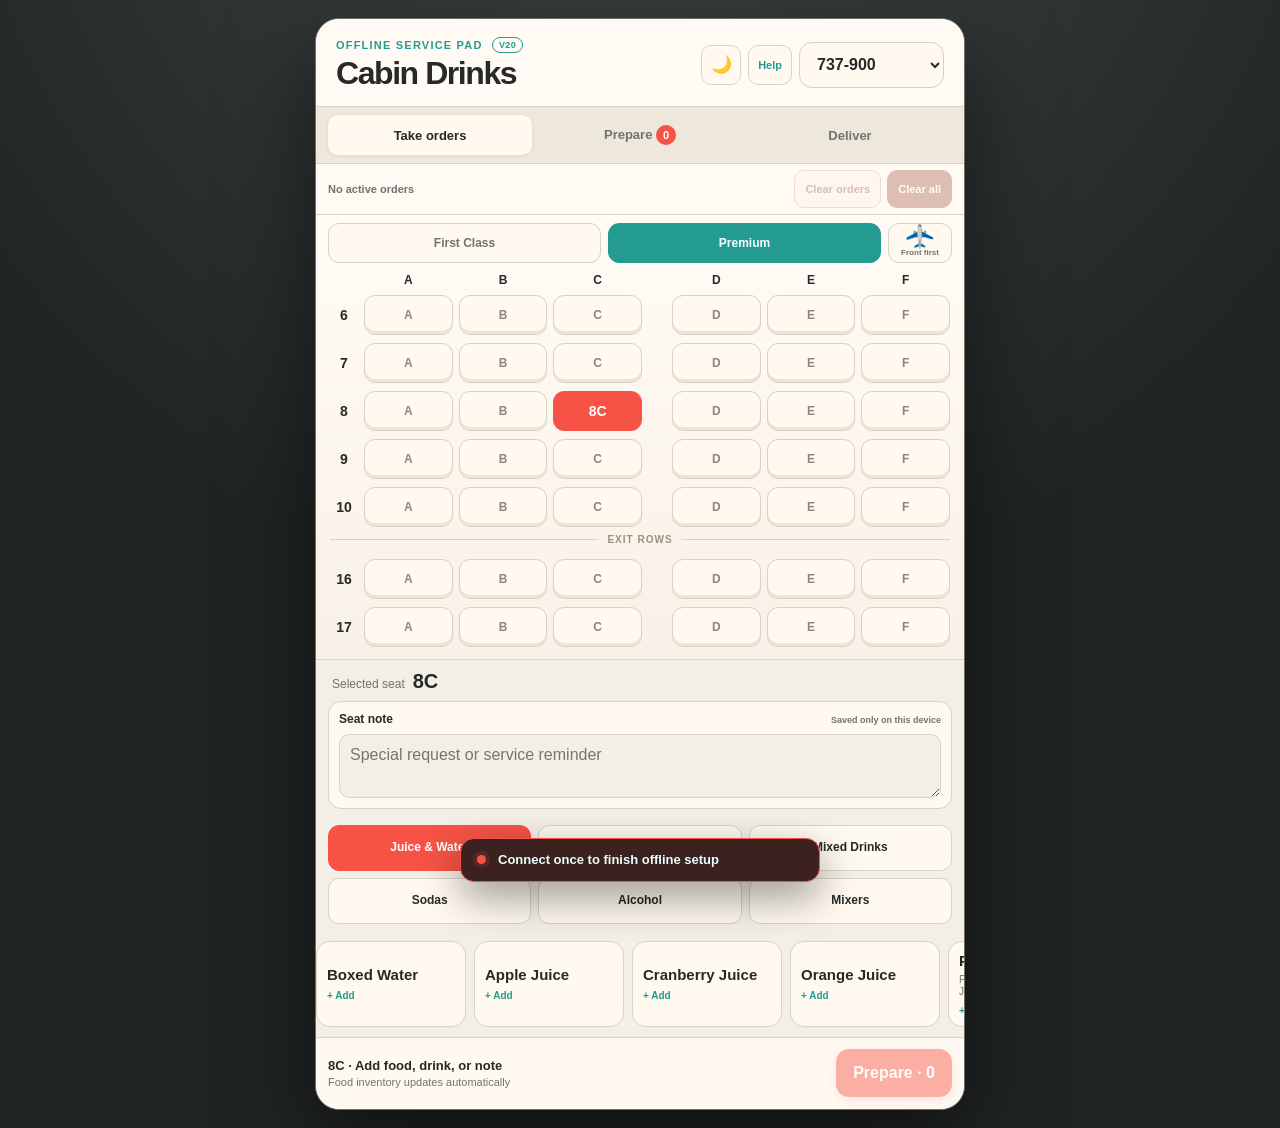
<file: app.html>
<!doctype html>
<html lang="en">
<head>
  <meta charset="utf-8">
  <meta name="viewport" content="width=device-width,initial-scale=1,viewport-fit=cover">
  <meta name="theme-color" content="#202423">
  <meta name="apple-mobile-web-app-capable" content="yes">
  <meta name="apple-mobile-web-app-status-bar-style" content="black-translucent">
  <meta name="apple-mobile-web-app-title" content="Cabin Drinks">
  <title>Cabin Drinks</title>
  <meta name="description" content="Offline premium cabin beverage order pad">
  <link rel="manifest" href="./manifest.json">
  <link rel="icon" href="./app-icon.svg">
  <link rel="apple-touch-icon" href="./app-icon.svg">
  <link rel="stylesheet" href="./style.css">
  <link rel="stylesheet" href="./multi-order.css">
  <link rel="stylesheet" href="./help.css">
  <link rel="stylesheet" href="./v7.css">
  <link rel="stylesheet" href="./v8.css">
  <link rel="stylesheet" href="./delivery-details.css">
  <link rel="stylesheet" href="./v10.css">
  <link rel="stylesheet" href="./food.css">
  <link rel="stylesheet" href="./usability.css">
  <link rel="stylesheet" href="./v13.css">
  <link rel="stylesheet" href="./install.css">
</head>
<body>
  <main class="shell"><section id="app" class="app-card" aria-label="Cabin drink orders"></section></main>
  <div id="appOfflineStatus" class="app-offline-status" role="status" aria-live="polite"><span class="status-dot"></span><strong>Checking offline readiness…</strong></div>
  <div id="updateToast" class="update-toast" hidden role="status"><span>Cabin Drinks was updated.</span><strong>Version 20</strong></div>
  <script src="./updater.js" defer></script>
  <script src="./app.js" defer></script>
  <script src="./drink-feedback.js" defer></script>
  <script src="./hot-water.js" defer></script>
  <!-- Cloudflare Web Analytics -->
  <script type="module" src="https://static.cloudflareinsights.com/beacon.min.js" data-cf-beacon='{"token":"95818106f4164158a05500f0138e5df4"}'></script>
  <!-- End Cloudflare Web Analytics -->
</body>
</html>
</file>
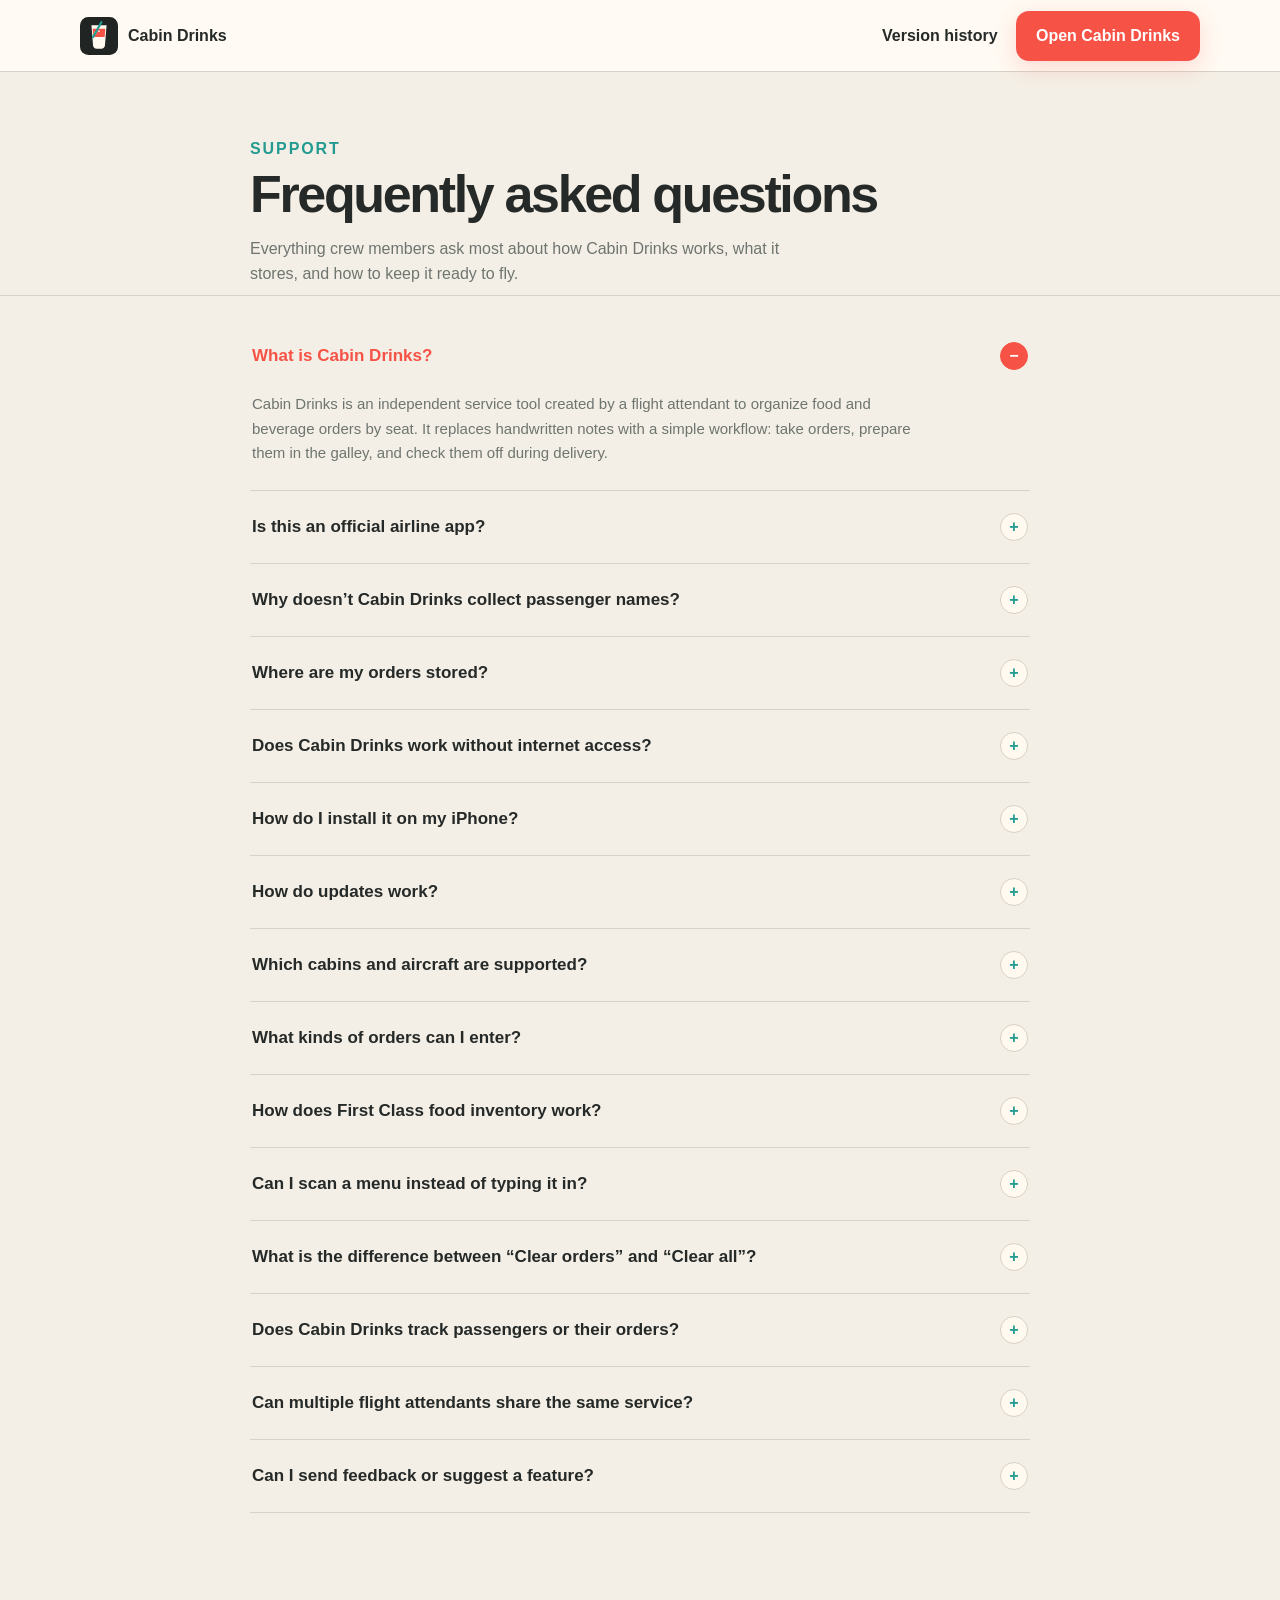
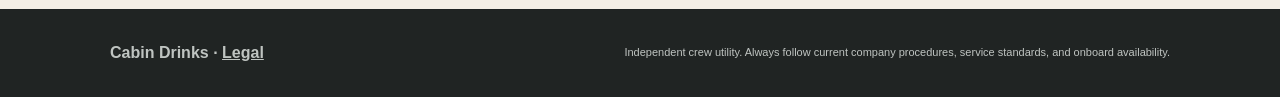
<file: faq.html>
<!doctype html>
<html lang="en">
<head>
<meta charset="utf-8">
<meta name="viewport" content="width=device-width,initial-scale=1,viewport-fit=cover">
<meta name="theme-color" content="#202423">
<title>FAQ · Cabin Drinks</title>
<meta name="description" content="Answers to common questions about Cabin Drinks, the offline food and beverage order pad for flight crews.">
<link rel="manifest" href="./manifest.json">
<link rel="icon" href="./app-icon.svg">
<link rel="apple-touch-icon" href="./app-icon.svg">
<link rel="stylesheet" href="./landing.css">
<link rel="stylesheet" href="./faq.css">
</head>
<body>
<header class="nav">
<a class="brand" href="./">
<img src="./app-icon.svg" alt="">
<span>Cabin Drinks</span>
</a>
<div class="nav-actions">
<a class="history-link" href="./index.html#versions">Version history</a>
<a class="primary" href="./app.html">Open Cabin Drinks</a>
</div>
</header>
<main>
<section class="faq-hero">
<p class="eyebrow">Support</p>
<h1>Frequently asked questions</h1>
<p>Everything crew members ask most about how Cabin Drinks works, what it stores, and how to keep it ready to fly.</p>
</section>
<section class="faq-list">
<details class="faq-item" open>
<summary>What is Cabin Drinks?<span class="faq-toggle" aria-hidden="true"></span></summary>
<div class="faq-answer">
<p>Cabin Drinks is an independent service tool created by a flight attendant to organize food and beverage orders by seat. It replaces handwritten notes with a simple workflow: take orders, prepare them in the galley, and check them off during delivery.</p>
</div>
</details>
<details class="faq-item">
<summary>Is this an official airline app?<span class="faq-toggle" aria-hidden="true"></span></summary>
<div class="faq-answer">
<p>No. Cabin Drinks is an independent project built for flight attendants and is not affiliated with, endorsed by, or connected to any airline.</p>
</div>
</details>
<details class="faq-item">
<summary>Why doesn’t Cabin Drinks collect passenger names?<span class="faq-toggle" aria-hidden="true"></span></summary>
<div class="faq-answer">
<p>That is an intentional privacy decision. A seat number is enough to prepare and deliver an order, so Cabin Drinks does not ask for passenger names, loyalty status, flight numbers, or other identifying information.</p>
<p>If you would like to greet a passenger by name, please use your airline’s authorized tools. Avoid entering names or personal information anywhere in Cabin Drinks.</p>
</div>
</details>
<details class="faq-item">
<summary>Where are my orders stored?<span class="faq-toggle" aria-hidden="true"></span></summary>
<div class="faq-answer">
<p>Orders and First Class food inventory remain locally on your device. Cabin Drinks does not submit passenger orders to an online account or central database.</p>
<p>Because information remains on your device until it is cleared, you should reset the app after completing service.</p>
</div>
</details>
<details class="faq-item">
<summary>Does Cabin Drinks work without internet access?<span class="faq-toggle" aria-hidden="true"></span></summary>
<div class="faq-answer">
<p>Yes—after its files have been downloaded successfully. Before departure, open Cabin Drinks while connected to the internet and wait for the Offline Ready confirmation.</p>
<p>After an update, launch or refresh the app while online before relying on it in airplane mode.</p>
</div>
</details>
<details class="faq-item">
<summary>How do I install it on my iPhone?<span class="faq-toggle" aria-hidden="true"></span></summary>
<div class="faq-answer">
<p>Open Cabin Drinks in Safari, tap the Share button, select Add to Home Screen, turn on Open as Web App, and tap Add. Then launch it once while online so it can prepare itself for offline use.</p>
</div>
</details>
<details class="faq-item">
<summary>How do updates work?<span class="faq-toggle" aria-hidden="true"></span></summary>
<div class="faq-answer">
<p>Cabin Drinks checks for updates whenever it is opened with an internet connection. If a new version is available, refresh or reopen the app while online.</p>
<p>The version number displayed beside Offline Service Pad lets you confirm which release you are using.</p>
</div>
</details>
<details class="faq-item">
<summary>Which cabins and aircraft are supported?<span class="faq-toggle" aria-hidden="true"></span></summary>
<div class="faq-answer">
<p>Cabin Drinks includes:</p>
<ul>
<li>First Class seating in rows 1–4</li>
<li>Premium seating in rows 6–10</li>
<li>Premium exit-row seating in rows 16 and 17</li>
<li>Configurations for the 737-700, 737-800, 737-900, 737 MAX 8, and 737 MAX 9</li>
</ul>
<p>The orientation control reverses the walking direction of the seat map while keeping seats on their correct side of the aircraft.</p>
</div>
</details>
<details class="faq-item">
<summary>What kinds of orders can I enter?<span class="faq-toggle" aria-hidden="true"></span></summary>
<div class="faq-answer">
<p>You can add individual drinks, multiple drinks for one seat, common mixed drinks, custom mixed drinks, doubles, ice and citrus choices, coffee creamers and sweeteners, and item quantities.</p>
<p>Prepare and Deliver views keep the complete order—including modifiers—grouped with the correct seat.</p>
</div>
</details>
<details class="faq-item">
<summary>How does First Class food inventory work?<span class="faq-toggle" aria-hidden="true"></span></summary>
<div class="faq-answer">
<p>In First Class, you can enter the food choices and quantities loaded for that flight. Assigning an item to a seat reserves it and automatically reduces the remaining quantity.</p>
<p>Food inventory is created locally for each service and is not shared with another device.</p>
</div>
</details>
<details class="faq-item" id="scan-menu">
<summary>Can I scan a menu instead of typing it in?<span class="faq-toggle" aria-hidden="true"></span></summary>
<div class="faq-answer">
<p>Yes. In First Class food setup, tap “Scan a menu photo” and take a picture (or choose one from your library) of the printed menu. AI reads the photo and pulls out the food item names for you.</p>
<div class="faq-walkthrough">
<figure><img src="./faq-scan-1-photo.png" alt="First Class food setup screen with the Scan a menu photo button" loading="lazy"><figcaption>1. Tap Scan a menu photo</figcaption></figure>
<figure><img src="./faq-scan-2-review.png" alt="Review scanned items screen with a quantity stepper and remove button for each item" loading="lazy"><figcaption>2. Fix names, set quantities, remove or add items</figcaption></figure>
<figure><img src="./faq-scan-3-confirmed.png" alt="First Class food menu populated with the scanned items and their loaded quantities" loading="lazy"><figcaption>3. Confirm to add everything to today’s menu</figcaption></figure>
</div>
<p>Before anything is added, you get a review screen: fix any misread names, set each item’s loaded quantity, remove anything that doesn’t belong, and add anything the scan missed—nothing goes onto the menu until you confirm.</p>
<p>Scanning uses AI to read the photo, so it needs an internet connection at the moment you scan. Everything else in Cabin Drinks still works fully offline.</p>
</div>
</details>
<details class="faq-item">
<summary>What is the difference between “Clear orders” and “Clear all”?<span class="faq-toggle" aria-hidden="true"></span></summary>
<div class="faq-answer">
<p>Clear orders removes every food and drink assignment from the seat map while keeping your loaded First Class food menu available.</p>
<p>Clear all removes the orders and resets the loaded food menu and inventory so you can begin a completely new service.</p>
</div>
</details>
<details class="faq-item">
<summary>Does Cabin Drinks track passengers or their orders?<span class="faq-toggle" aria-hidden="true"></span></summary>
<div class="faq-answer">
<p>No. Cabin Drinks does not create passenger profiles or transmit order contents. The public website may use aggregate traffic analytics to understand general adoption and improve the project, but those analytics do not include passenger names or seat orders.</p>
</div>
</details>
<details class="faq-item">
<summary>Can multiple flight attendants share the same service?<span class="faq-toggle" aria-hidden="true"></span></summary>
<div class="faq-answer">
<p>Not currently. Each device maintains its own local orders. Cabin Drinks is designed as a personal service pad rather than a shared passenger-information system.</p>
</div>
</details>
<details class="faq-item">
<summary>Can I send feedback or suggest a feature?<span class="faq-toggle" aria-hidden="true"></span></summary>
<div class="faq-answer">
<p>Absolutely. Cabin Drinks has grown through feedback from other crew members. Use the feedback link on the website to report a problem or suggest an improvement—just don’t include passenger names or other personal information.</p>
</div>
</details>
</section>
</main>
<footer>
<span>Cabin Drinks · <a href="./legal.html">Legal</a></span>
<p>Independent crew utility. Always follow current company procedures, service standards, and onboard availability.</p>
</footer>
<!-- Cloudflare Web Analytics -->
<script type="module" src="https://static.cloudflareinsights.com/beacon.min.js" data-cf-beacon='{"token":"95818106f4164158a05500f0138e5df4"}'></script>
<!-- End Cloudflare Web Analytics -->
</body>
</html>
</file>
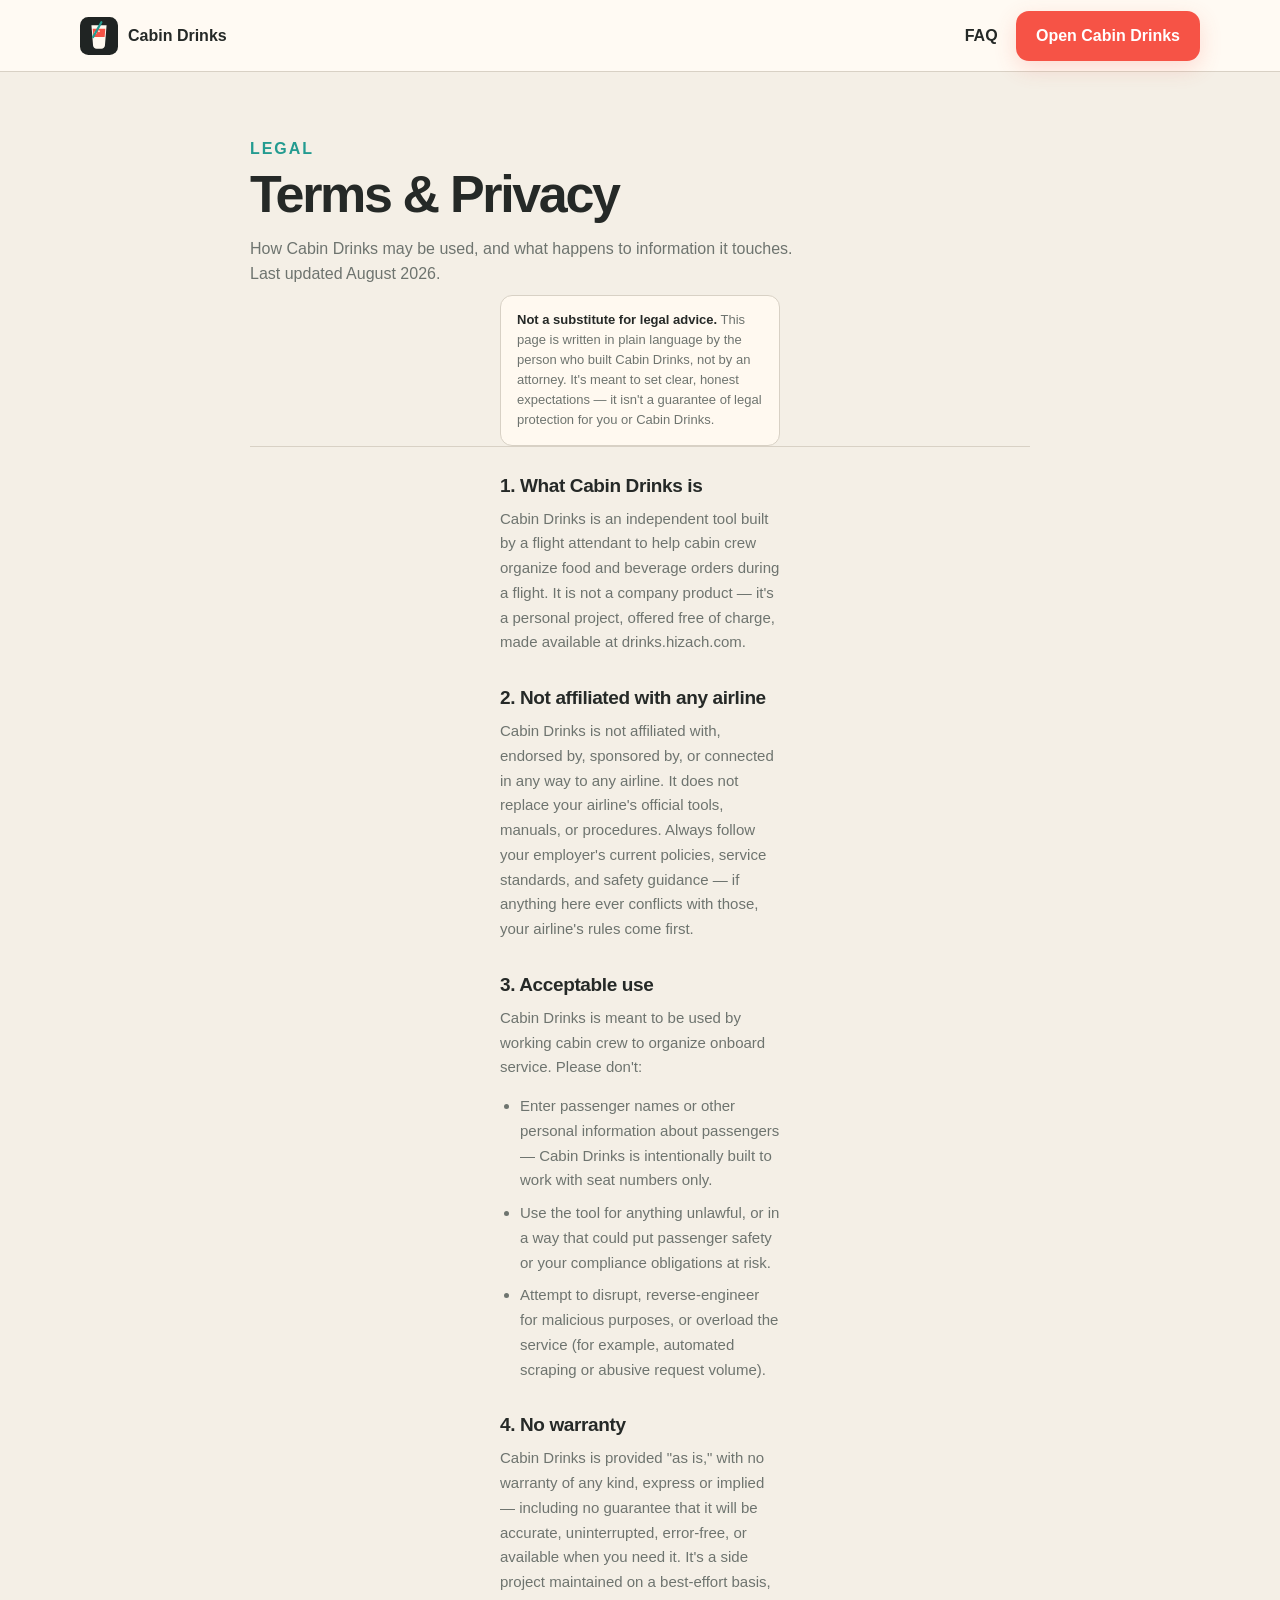
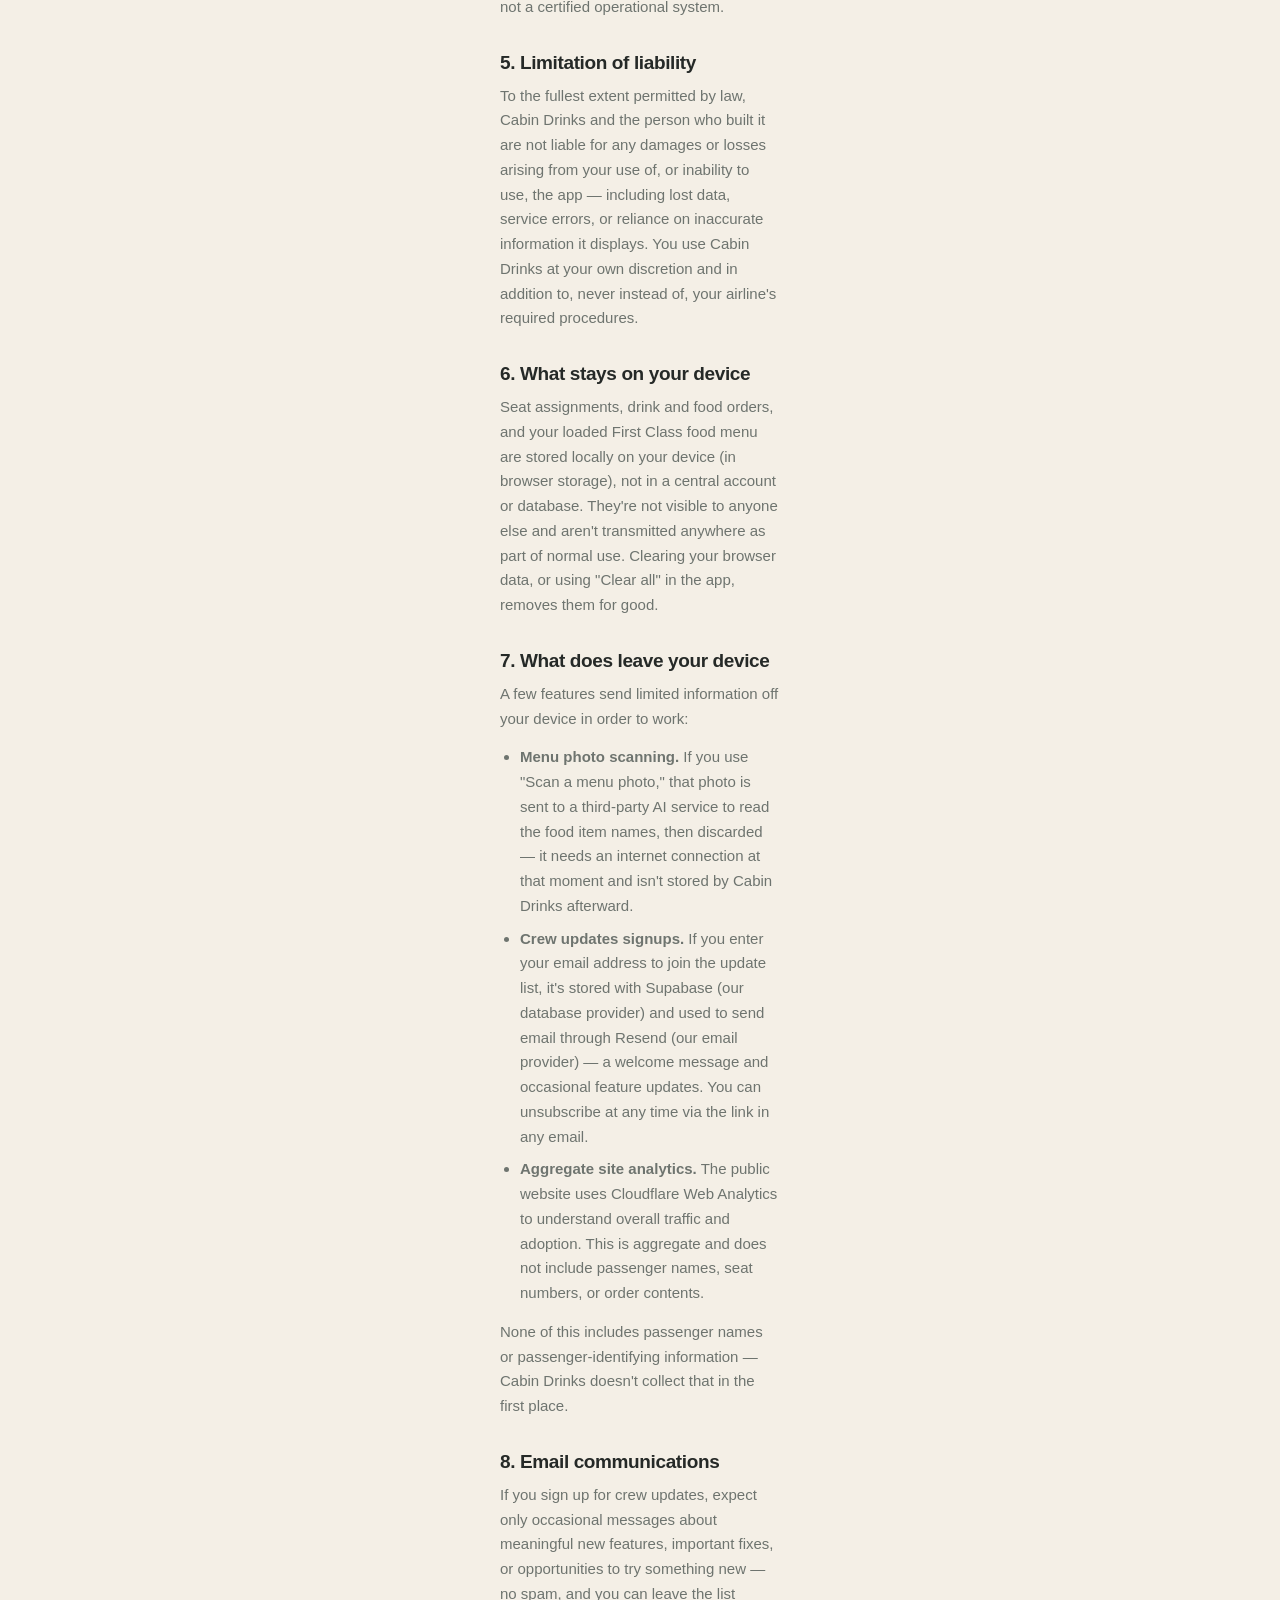
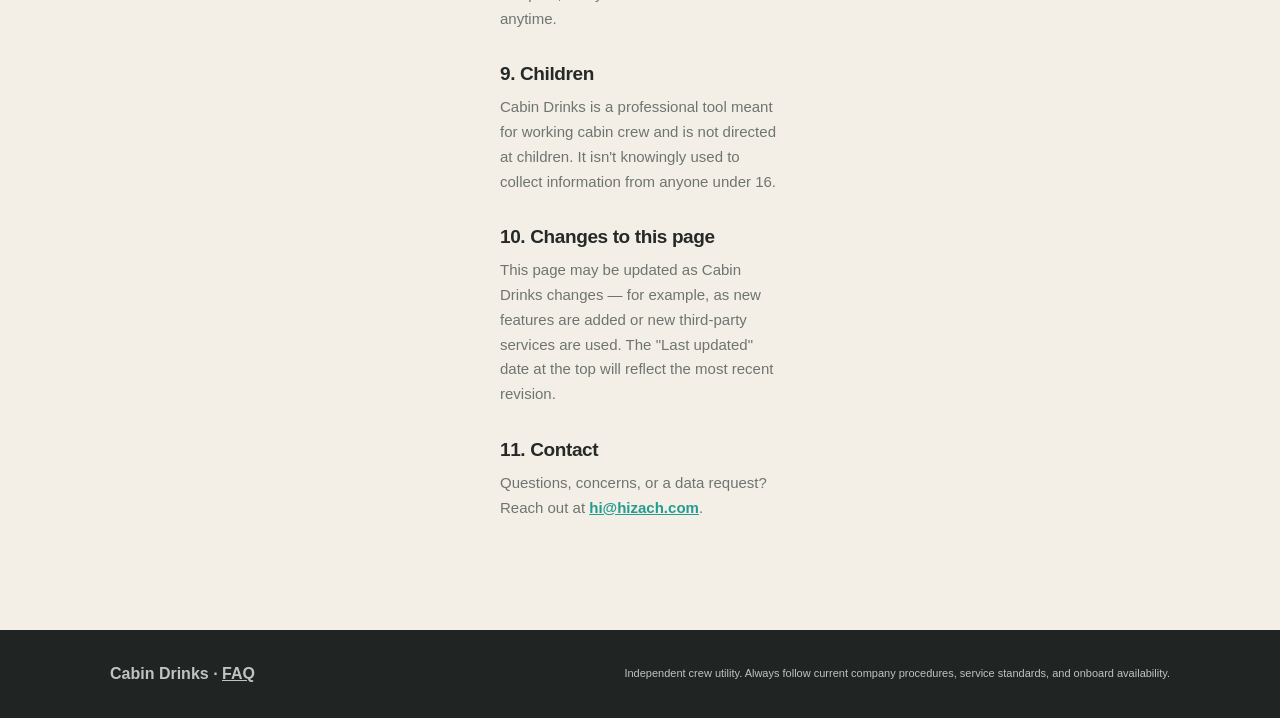
<file: legal.html>
<!doctype html>
<html lang="en">
<head>
<meta charset="utf-8">
<meta name="viewport" content="width=device-width,initial-scale=1,viewport-fit=cover">
<meta name="theme-color" content="#202423">
<title>Legal &amp; Privacy · Cabin Drinks</title>
<meta name="description" content="Terms of use and privacy information for Cabin Drinks, the independent offline food and beverage order pad for flight crews.">
<link rel="manifest" href="./manifest.json">
<link rel="icon" href="./app-icon.svg">
<link rel="apple-touch-icon" href="./app-icon.svg">
<link rel="stylesheet" href="./landing.css">
<link rel="stylesheet" href="./faq.css">
<link rel="stylesheet" href="./legal.css">
</head>
<body>
<header class="nav">
<a class="brand" href="./">
<img src="./app-icon.svg" alt="">
<span>Cabin Drinks</span>
</a>
<div class="nav-actions">
<a class="history-link" href="./faq.html">FAQ</a>
<a class="primary" href="./app.html">Open Cabin Drinks</a>
</div>
</header>
<main>
<section class="faq-hero">
<p class="eyebrow">Legal</p>
<h1>Terms &amp; Privacy</h1>
<p>How Cabin Drinks may be used, and what happens to information it touches. Last updated August 2026.</p>
</section>
<section class="legal-notice">
<p><strong>Not a substitute for legal advice.</strong> This page is written in plain language by the person who built Cabin Drinks, not by an attorney. It's meant to set clear, honest expectations — it isn't a guarantee of legal protection for you or Cabin Drinks.</p>
</section>
<section class="legal-body">

<h2>1. What Cabin Drinks is</h2>
<p>Cabin Drinks is an independent tool built by a flight attendant to help cabin crew organize food and beverage orders during a flight. It is not a company product — it's a personal project, offered free of charge, made available at drinks.hizach.com.</p>

<h2>2. Not affiliated with any airline</h2>
<p>Cabin Drinks is not affiliated with, endorsed by, sponsored by, or connected in any way to any airline. It does not replace your airline's official tools, manuals, or procedures. Always follow your employer's current policies, service standards, and safety guidance — if anything here ever conflicts with those, your airline's rules come first.</p>

<h2>3. Acceptable use</h2>
<p>Cabin Drinks is meant to be used by working cabin crew to organize onboard service. Please don't:</p>
<ul>
<li>Enter passenger names or other personal information about passengers — Cabin Drinks is intentionally built to work with seat numbers only.</li>
<li>Use the tool for anything unlawful, or in a way that could put passenger safety or your compliance obligations at risk.</li>
<li>Attempt to disrupt, reverse-engineer for malicious purposes, or overload the service (for example, automated scraping or abusive request volume).</li>
</ul>

<h2>4. No warranty</h2>
<p>Cabin Drinks is provided "as is," with no warranty of any kind, express or implied — including no guarantee that it will be accurate, uninterrupted, error-free, or available when you need it. It's a side project maintained on a best-effort basis, not a certified operational system.</p>

<h2>5. Limitation of liability</h2>
<p>To the fullest extent permitted by law, Cabin Drinks and the person who built it are not liable for any damages or losses arising from your use of, or inability to use, the app — including lost data, service errors, or reliance on inaccurate information it displays. You use Cabin Drinks at your own discretion and in addition to, never instead of, your airline's required procedures.</p>

<h2>6. What stays on your device</h2>
<p>Seat assignments, drink and food orders, and your loaded First Class food menu are stored locally on your device (in browser storage), not in a central account or database. They're not visible to anyone else and aren't transmitted anywhere as part of normal use. Clearing your browser data, or using "Clear all" in the app, removes them for good.</p>

<h2>7. What does leave your device</h2>
<p>A few features send limited information off your device in order to work:</p>
<ul>
<li><strong>Menu photo scanning.</strong> If you use "Scan a menu photo," that photo is sent to a third-party AI service to read the food item names, then discarded — it needs an internet connection at that moment and isn't stored by Cabin Drinks afterward.</li>
<li><strong>Crew updates signups.</strong> If you enter your email address to join the update list, it's stored with Supabase (our database provider) and used to send email through Resend (our email provider) — a welcome message and occasional feature updates. You can unsubscribe at any time via the link in any email.</li>
<li><strong>Aggregate site analytics.</strong> The public website uses Cloudflare Web Analytics to understand overall traffic and adoption. This is aggregate and does not include passenger names, seat numbers, or order contents.</li>
</ul>
<p>None of this includes passenger names or passenger-identifying information — Cabin Drinks doesn't collect that in the first place.</p>

<h2>8. Email communications</h2>
<p>If you sign up for crew updates, expect only occasional messages about meaningful new features, important fixes, or opportunities to try something new — no spam, and you can leave the list anytime.</p>

<h2>9. Children</h2>
<p>Cabin Drinks is a professional tool meant for working cabin crew and is not directed at children. It isn't knowingly used to collect information from anyone under 16.</p>

<h2>10. Changes to this page</h2>
<p>This page may be updated as Cabin Drinks changes — for example, as new features are added or new third-party services are used. The "Last updated" date at the top will reflect the most recent revision.</p>

<h2>11. Contact</h2>
<p>Questions, concerns, or a data request? Reach out at <a href="mailto:hi@hizach.com">hi@hizach.com</a>.</p>

</section>
</main>
<footer>
<span>Cabin Drinks · <a href="./faq.html">FAQ</a></span>
<p>Independent crew utility. Always follow current company procedures, service standards, and onboard availability.</p>
</footer>
<!-- Cloudflare Web Analytics -->
<script type="module" src="https://static.cloudflareinsights.com/beacon.min.js" data-cf-beacon='{"token":"95818106f4164158a05500f0138e5df4"}'></script>
<!-- End Cloudflare Web Analytics -->
</body>
</html>
</file>
<file: style.css>
:root{--charcoal:#202423;--cream:#f4efe6;--raised:#fff9f0;--ink:#252927;--muted:#6e746f;--coral:#f65346;--teal:#239b90;--pale-coral:#ffe0da;--pale-teal:#d8f0eb;--line:#d8d1c5}*{box-sizing:border-box}html{background:var(--charcoal)}body{margin:0;color:var(--ink);font-family:-apple-system,BlinkMacSystemFont,"Segoe UI",sans-serif;-webkit-tap-highlight-color:transparent}button,select{font:inherit}button{touch-action:manipulation}.shell{min-height:100svh;background:radial-gradient(circle at 50% -20%,#414846 0,#202423 56%);padding:18px;display:grid;place-items:center}.app-card{width:min(100%,650px);min-height:min(920px,calc(100svh - 36px));background:var(--cream);border:1px solid #6d706c;border-radius:24px;overflow:hidden;box-shadow:0 30px 90px #0008;display:flex;flex-direction:column}.topbar{padding:18px 20px 14px;display:flex;align-items:center;justify-content:space-between;gap:14px;border-bottom:1px solid var(--line);background:#fffaf3}.eyebrow{margin:0 0 2px;color:var(--teal);font-size:11px;font-weight:800;letter-spacing:.11em;text-transform:uppercase}h1,h2,h3,p{margin-top:0}h1{margin-bottom:0;font-size:clamp(24px,6vw,32px);letter-spacing:-.045em}h2{margin-bottom:0;font-size:26px;letter-spacing:-.035em}.topbar select{max-width:145px;min-height:46px;padding:0 34px 0 13px;border:1px solid var(--line);border-radius:13px;color:var(--ink);background:var(--raised);font-weight:750}.mode-tabs{display:grid;grid-template-columns:repeat(3,1fr);gap:6px;padding:8px 12px;border-bottom:1px solid var(--line);background:#eee7dc}.mode-tabs button{min-height:40px;border:0;border-radius:10px;color:var(--muted);background:transparent;font-size:13px;font-weight:750}.mode-tabs button.active{background:var(--raised);color:var(--ink);box-shadow:0 1px 4px #0001}.mode-tabs span{display:inline-grid;min-width:20px;height:20px;place-items:center;border-radius:99px;background:var(--coral);color:#fff;font-size:11px}.seat-map{padding:10px 14px 8px;background:linear-gradient(#fffaf3,#f8f1e7)}.seat-head,.seat-row{display:grid;grid-template-columns:28px repeat(3,minmax(38px,1fr)) 18px repeat(3,minmax(38px,1fr));gap:6px;align-items:center}.seat-head{margin-bottom:4px;text-align:center;font-size:12px}.seat-head i{grid-column:5}.seat-row{position:relative;min-height:48px}.seat-row>strong{font-size:14px;text-align:center}.seat-row>button{position:relative;min-width:0;min-height:40px;border:1px solid var(--line);border-radius:11px;color:#8b867e;background:var(--raised);font-size:12px;font-weight:750;box-shadow:inset 0 -3px 0 #ede4d8;transition:transform .12s,color .16s,background .16s}.seat-row>button:nth-of-type(4){grid-column:6}.seat-row>button:active{transform:scale(.96)}.seat-row>button.selected{color:#fff;border-color:var(--coral);background:var(--coral);box-shadow:none;font-size:14px}.seat-row>button.ordered:not(.selected){color:var(--ink);border-color:#7ac8c0;background:var(--pale-teal)}.seat-row>button span{position:absolute;top:4px;right:5px;width:7px;height:7px;border-radius:50%;background:var(--teal)}.seat-row>button.selected span{background:#fff}.seat-row.exit-start{margin-top:24px}.exit-label{position:absolute;left:0;right:0;top:-21px;display:flex;align-items:center;gap:8px;color:#9b8f7f;font-size:10px;font-weight:850;letter-spacing:.1em;justify-content:center}.exit-label:before,.exit-label:after{content:"";height:1px;flex:1;background:var(--line)}.order-panel{border-top:1px solid var(--line);background:var(--cream)}.selected-line{display:flex;align-items:center;justify-content:space-between;padding:10px 16px 4px}.selected-line div{display:flex;align-items:baseline;gap:8px}.selected-line span{color:var(--muted);font-size:12px}.selected-line strong{font-size:20px}.remove,.secondary{min-height:36px;padding:0 12px;border:1px solid var(--line);border-radius:10px;color:var(--muted);background:var(--raised);font-size:12px;font-weight:700}.category-tabs{display:flex;gap:6px;padding:5px 12px 9px;overflow-x:auto;scrollbar-width:none}.category-tabs::-webkit-scrollbar,.drink-grid::-webkit-scrollbar{display:none}.category-tabs button{flex:0 0 auto;min-height:39px;padding:0 13px;border:1px solid var(--line);border-radius:11px;background:var(--raised);color:var(--ink);font-size:12px;font-weight:730}.category-tabs button.active{color:#fff;background:var(--coral);border-color:var(--coral)}.drink-grid{display:grid;grid-auto-flow:column;grid-auto-columns:minmax(150px,42%);gap:8px;padding:6px 12px 10px;overflow-x:auto;scroll-snap-type:x proximity;scrollbar-width:none}.drink-grid button{min-height:78px;padding:10px;border:1px solid var(--line);border-radius:14px;color:var(--ink);background:var(--raised);text-align:left;scroll-snap-align:start}.drink-grid button strong{display:block;font-size:15px;line-height:1.15}.drink-grid button span{display:block;margin-top:5px;color:var(--muted);font-size:10px;line-height:1.2}.drink-grid button.active{color:#fff;border-color:var(--coral);background:var(--charcoal);box-shadow:inset 0 0 0 2px var(--coral)}.drink-grid button.active span{color:#ddd8d0}.modifier-row{display:flex;gap:7px;padding:0 12px 10px;overflow-x:auto;scrollbar-width:none}.modifier-row button{flex:0 0 auto;min-height:40px;padding:0 16px;border:1px solid var(--line);border-radius:12px;color:var(--ink);background:var(--raised);font-size:12px;font-weight:750}.modifier-row button.active{color:var(--coral);border-color:var(--coral);background:var(--pale-coral)}.order-tray{position:sticky;bottom:0;margin-top:auto;min-height:72px;padding:10px 12px;display:grid;grid-template-columns:1fr auto;align-items:center;gap:10px;border-top:1px solid var(--line);background:#fffaf3ee;backdrop-filter:blur(12px)}.order-tray div{min-width:0}.order-tray span,.order-tray small{display:block;overflow:hidden;text-overflow:ellipsis;white-space:nowrap}.order-tray span{font-size:13px;font-weight:780}.order-tray small{margin-top:3px;color:var(--muted);font-size:11px}.order-tray button,.primary{min-height:48px;padding:0 17px;border:0;border-radius:13px;color:#fff;background:var(--coral);font-weight:800;box-shadow:0 4px 12px #f6534638}.order-tray button:disabled,.primary:disabled{opacity:.45}.workflow-panel{flex:1;display:flex;flex-direction:column;padding:18px 16px}.workflow-heading{display:flex;align-items:center;justify-content:space-between;margin-bottom:18px}.prep-list{display:grid;gap:8px}.prep-list article{display:grid;grid-template-columns:50px 1fr auto;align-items:center;gap:11px;padding:10px;border:1px solid var(--line);border-radius:14px;background:var(--raised)}.prep-list article.done{opacity:.5}.seat-chip{width:46px;height:46px;display:grid;place-items:center;border-radius:12px;color:#fff;background:var(--coral)}.prep-list h3{margin-bottom:2px;font-size:14px}.prep-list p{margin-bottom:0;color:var(--muted);font-size:11px}.prep-list button{border:0;color:var(--teal);background:transparent;font-size:12px;font-weight:800}.wide{width:100%;margin-top:auto}.delivery-grid{display:grid;grid-template-columns:repeat(2,1fr);gap:9px}.delivery-card{padding:12px;display:flex;flex-direction:column;gap:8px;border:1px solid var(--line);border-radius:15px;color:var(--ink);background:var(--raised)}.delivery-card>strong{font-size:20px;color:var(--coral)}.delivery-card.done>strong{color:var(--teal)}.delivery-part{min-height:0;padding:10px;display:flex;flex-direction:column;align-items:flex-start;border:1px solid var(--line);border-radius:11px;color:var(--ink);background:var(--cream);text-align:left}.delivery-part small{margin-top:6px;color:var(--muted)}.delivery-part.delivered{border-color:#67bdb4;background:var(--pale-teal)}.clear{margin:20px auto 0;min-height:40px;padding:0 16px;border:0;color:#9a5550;background:transparent;font-size:12px;font-weight:750}.empty{flex:1;min-height:280px;display:grid;place-content:center;gap:5px;text-align:center}.empty span{color:var(--muted);font-size:13px}@media(max-width:560px){.shell{padding:0;display:block;background:var(--cream)}.app-card{width:100%;min-height:100svh;border:0;border-radius:0;box-shadow:none}.topbar{padding-top:max(14px,env(safe-area-inset-top))}.seat-map{padding-inline:8px}.seat-head,.seat-row{grid-template-columns:24px repeat(3,minmax(36px,1fr)) 13px repeat(3,minmax(36px,1fr));gap:4px}.seat-row{min-height:45px}.seat-row>button{min-height:38px}.drink-grid{grid-auto-columns:minmax(138px,43%)}}@media(prefers-reduced-motion:reduce){*{scroll-behavior:auto!important;transition:none!important}}
</file>
<file: multi-order.css>
.seat-row>button span{top:3px;right:4px;width:auto;min-width:16px;height:16px;padding:0 4px;display:grid;place-items:center;border-radius:9px;color:#fff;font-size:9px}.seat-row>button.selected span{color:var(--coral)}.drink-grid button em{display:block;margin-top:7px;color:var(--teal);font-size:10px;font-style:normal;font-weight:800}
.seat-order-list{padding:4px 12px 10px}.seat-order-list>p{margin:0 0 6px;color:var(--muted);font-size:11px;font-weight:700}.seat-order-list>button{width:100%;min-height:52px;margin-top:6px;padding:7px 8px 7px 11px;display:flex;align-items:center;justify-content:space-between;gap:8px;border:1px solid var(--line);border-radius:12px;background:var(--raised);text-align:left}.seat-order-list>button.active{border-color:var(--teal);box-shadow:inset 0 0 0 1px var(--teal)}.seat-order-list button span{position:static;width:auto;height:auto;min-width:0;padding:0;display:block;border-radius:0;color:inherit;background:transparent}.seat-order-list button strong,.seat-order-list button small{display:block}.seat-order-list button strong{font-size:13px}.seat-order-list button small{margin-top:3px;color:var(--muted);font-size:10px}.seat-order-list button i{width:32px;height:32px;display:grid;place-items:center;flex:0 0 auto;border-radius:9px;color:#a24d47;background:var(--pale-coral);font-size:20px;font-style:normal}
.drink-editor{margin:0 12px 10px;padding:10px 0 2px;border:1px solid var(--line);border-radius:14px;background:#fffaf3}.editor-title{padding:0 12px 9px}.editor-title strong,.editor-title span{display:block}.editor-title strong{font-size:13px}.editor-title span{margin-top:2px;color:var(--muted);font-size:10px}.cream-type{display:grid;grid-template-columns:1fr auto auto;align-items:center;gap:6px;padding:0 12px 10px}.cream-type>span{color:var(--muted);font-size:11px;font-weight:750}.cream-type button{min-height:38px;padding:0 12px;border:1px solid var(--line);border-radius:10px;background:var(--raised);font-size:11px;font-weight:750}.cream-type button.active{color:var(--coral);border-color:var(--coral);background:var(--pale-coral)}
.quantity-row{display:grid;grid-template-columns:1fr 1fr;gap:8px;padding:0 12px 10px}.quantity-control{padding:8px;border:1px solid var(--line);border-radius:11px;background:var(--raised)}.quantity-control>span{display:block;margin-bottom:6px;color:var(--muted);font-size:10px;font-weight:750}.quantity-control>div{display:grid;grid-template-columns:32px 1fr 32px;align-items:center;text-align:center}.quantity-control button{height:32px;border:0;border-radius:8px;color:var(--teal);background:var(--pale-teal);font-size:20px;font-weight:800}.quantity-control strong{font-size:16px}.seat-drinks{display:grid;gap:8px}.seat-drinks>div+div{padding-top:8px;border-top:1px solid var(--line)}
.cabin-tabs{display:grid;grid-template-columns:1fr 1fr;gap:7px;padding:8px 12px 0;background:#fffaf3}.cabin-tabs button{min-height:40px;border:1px solid var(--line);border-radius:11px;color:var(--muted);background:var(--raised);font-size:12px;font-weight:800}.cabin-tabs button.active{color:#fff;border-color:var(--teal);background:var(--teal)}
.first-map{padding-bottom:14px}.first-map .seat-head,.first-map .seat-row{grid-template-columns:28px repeat(2,minmax(55px,1fr)) 22px repeat(2,minmax(55px,1fr));gap:7px}.first-map .seat-head i{grid-column:4}.first-map .seat-row>button:nth-of-type(3){grid-column:5}.first-map .seat-row>button:nth-of-type(4){grid-column:6}.first-map .seat-row{min-height:56px}.first-map .seat-row>button{min-height:46px}
.seat-order-list .drink-line{width:100%;min-height:58px;margin-top:6px;padding:6px;display:grid;grid-template-columns:minmax(0,1fr) auto 32px;align-items:center;gap:7px;border:1px solid var(--line);border-radius:12px;background:var(--raised)}.seat-order-list .drink-line.active{border-color:var(--teal);box-shadow:inset 0 0 0 1px var(--teal)}.drink-name{min-width:0;padding:5px;border:0;background:transparent;text-align:left}.drink-name span{display:block!important}.drink-quantity{display:grid;grid-template-columns:30px 24px 30px;align-items:center;text-align:center}.drink-quantity button{height:30px;border:0;border-radius:8px;color:var(--teal);background:var(--pale-teal);font-size:18px;font-weight:800}.drink-quantity strong{font-size:13px}.remove-drink{width:30px;height:30px;border:0;border-radius:8px;color:#a24d47;background:var(--pale-coral);font-size:19px}.seat-order-list>button{display:none}
@media(max-width:560px){.first-map .seat-head,.first-map .seat-row{grid-template-columns:24px repeat(2,minmax(48px,1fr)) 16px repeat(2,minmax(48px,1fr));gap:5px}.seat-order-list .drink-line{grid-template-columns:minmax(0,1fr) auto 30px}.drink-quantity{grid-template-columns:28px 22px 28px}}
.mixed-builder{margin:0 12px 10px;padding:10px;border:1px solid var(--line);border-radius:14px;background:#fffaf3}.quick-build{min-height:62px;padding:9px 10px;display:flex;align-items:center;justify-content:space-between;gap:10px;border:1px solid #f0bbb5;border-radius:12px;background:var(--pale-coral)}.quick-build strong,.quick-build span{display:block}.quick-build strong{font-size:14px}.quick-build span{margin-top:3px;color:var(--muted);font-size:10px}.quick-build button,.add-build{min-height:40px;padding:0 14px;border:0;border-radius:10px;color:#fff;background:var(--coral);font-size:12px;font-weight:800}.builder-title{padding:14px 2px 8px}.builder-title strong,.builder-title span{display:block}.builder-title strong{font-size:14px}.builder-title span{margin-top:2px;color:var(--muted);font-size:10px}.mixed-builder>label{display:block;margin:7px 2px 5px;color:var(--muted);font-size:10px;font-weight:850;text-transform:uppercase;letter-spacing:.06em}.builder-scroll{display:flex;gap:6px;overflow-x:auto;scrollbar-width:none}.builder-scroll::-webkit-scrollbar{display:none}.builder-scroll button,.builder-options button{flex:0 0 auto;min-height:39px;padding:0 12px;border:1px solid var(--line);border-radius:10px;color:var(--ink);background:var(--raised);font-size:11px;font-weight:750}.builder-scroll button.active,.builder-options button.active{color:#fff;border-color:var(--teal);background:var(--teal)}.builder-options{display:grid;grid-template-columns:1fr 1fr;gap:7px}.add-build{width:100%;margin-top:12px;min-height:46px}.add-build:disabled{opacity:.4}.pour-editor{display:grid;grid-template-columns:1fr auto auto;align-items:center;gap:6px;padding:0 12px 10px}.pour-editor>span{color:var(--muted);font-size:11px;font-weight:750}.pour-editor button{min-height:38px;padding:0 14px;border:1px solid var(--line);border-radius:10px;background:var(--raised);font-size:11px;font-weight:750}.pour-editor button.active{color:var(--coral);border-color:var(--coral);background:var(--pale-coral)}
/* One-tap mixed-drink recipes. */
.common-title{padding-top:2px}.quick-builds{display:grid;grid-template-columns:repeat(2,minmax(0,1fr));gap:7px}.quick-builds>button{min-height:82px;padding:9px 10px;display:flex;flex-direction:column;align-items:flex-start;border:1px solid var(--line);border-radius:12px;color:var(--ink);background:var(--raised);text-align:left}.quick-builds strong,.quick-builds span,.quick-builds em{display:block}.quick-builds strong{font-size:13px}.quick-builds span{margin-top:3px;color:var(--muted);font-size:9px;line-height:1.25}.quick-builds em{margin-top:auto;padding-top:6px;color:var(--teal);font-size:10px;font-style:normal;font-weight:850}@media(max-width:380px){.quick-builds{grid-template-columns:1fr}}
/* Compact type-first alcohol cards: generic drink name above smaller brand. */
.drink-grid.compact-alcohol{grid-auto-columns:minmax(124px,34%)}.drink-grid.compact-alcohol button{min-height:66px;padding:9px}.drink-grid.compact-alcohol button strong{font-size:14px}.drink-grid.compact-alcohol button span{margin-top:3px;font-size:9px;line-height:1.15}.drink-grid.compact-alcohol button em{margin-top:5px}@media(max-width:390px){.drink-grid.compact-alcohol{grid-auto-columns:minmax(116px,36%)}}
/* Explicit confirmation that selected modifiers are part of the saved drink. */
.modifier-summary{margin:-3px 12px 10px;padding:8px 10px;border-radius:10px;background:var(--pale-teal)}.modifier-summary span,.modifier-summary strong{display:block}.modifier-summary span{color:var(--muted);font-size:9px;font-weight:800;letter-spacing:.04em;text-transform:uppercase}.modifier-summary strong{margin-top:3px;color:var(--teal);font-size:11px}
</file>
<file: help.css>
.top-actions{display:flex;align-items:center;gap:7px}.help-link{min-height:40px;padding:0 9px;display:flex;align-items:center;border:1px solid var(--line);border-radius:10px;color:var(--teal);background:var(--raised);font-size:11px;font-weight:800;text-decoration:none}@media(max-width:390px){.help-link{padding:0 7px}.topbar select{max-width:125px}}
</file>
<file: v7.css>
.service-tools{min-height:46px;padding:6px 12px;display:flex;align-items:center;justify-content:space-between;gap:10px;border-bottom:1px solid var(--line);background:#fffaf3}.service-tools span{color:var(--muted);font-size:11px;font-weight:750}.service-tools button{min-height:34px;padding:0 11px;border:1px solid #e0aaa4;border-radius:9px;color:#a24d47;background:var(--pale-coral);font-size:11px;font-weight:800}.service-tools button:disabled{opacity:.4}.addition-block{margin:0 12px 10px;padding:10px;border:1px solid var(--line);border-radius:12px;background:var(--raised)}.addition-choice{display:grid;grid-template-columns:1fr auto auto;align-items:center;gap:6px;margin-bottom:9px}.addition-choice>span{color:var(--muted);font-size:11px;font-weight:800}.addition-choice button{min-height:36px;padding:0 11px;border:1px solid var(--line);border-radius:9px;color:var(--ink);background:#fff;font-size:11px;font-weight:750}.addition-choice button.active{color:var(--coral);border-color:var(--coral);background:var(--pale-coral)}.addition-block .quantity-control{padding:7px}.addition-block .quantity-control>span{margin-bottom:5px}.combine-block{margin:0 12px 10px;padding:10px;border:1px solid var(--line);border-radius:12px;background:var(--raised)}.combine-block>span{display:block;margin-bottom:8px;color:var(--muted);font-size:11px;font-weight:800}@media(max-width:390px){.addition-choice{grid-template-columns:1fr auto auto}.addition-choice button{padding:0 9px}}
</file>
<file: v8.css>
.cabin-tabs{grid-template-columns:1fr 1fr 64px}.orientation-button{padding:3px 5px!important;display:flex;flex-direction:column;align-items:center;justify-content:center;gap:0}.orientation-button .plane{display:block;font-size:19px;line-height:20px;transition:transform .2s ease}.orientation-button .plane.front{transform:rotate(-45deg)}.orientation-button .plane.rear{transform:rotate(135deg)}.orientation-button small{color:var(--muted);font-size:8px;font-weight:800;line-height:10px;white-space:nowrap}@media(max-width:390px){.cabin-tabs{grid-template-columns:1fr 1fr 58px}.orientation-button .plane{font-size:18px}}
</file>
<file: delivery-details.css>
.delivery-grid button{min-height:145px}.delivery-drinks{width:100%;margin:6px 0;display:grid;gap:6px}.delivery-drinks>div+div{padding-top:6px;border-top:1px solid var(--line)}.delivery-drinks b,.delivery-drinks em{display:block}.delivery-drinks b{font-size:12px;line-height:1.2}.delivery-drinks em{margin-top:3px;color:var(--muted);font-size:10px;font-style:normal;line-height:1.25}.delivery-grid button.delivered .delivery-drinks em{color:#477f79}

.seat-note-editor{margin:4px 12px 10px;padding:10px;display:grid;gap:8px;border:1px solid var(--line);border-radius:13px;background:var(--raised)}
.seat-note-editor>span{display:flex;align-items:baseline;justify-content:space-between;gap:8px}
.seat-note-editor strong{font-size:12px}
.seat-note-editor small{color:var(--muted);font-size:9px;font-weight:650}
.seat-note-editor textarea{width:100%;min-height:62px;padding:10px;border:1px solid var(--line);border-radius:10px;color:var(--ink);background:var(--cream);font:inherit;font-size:16px;line-height:1.3;resize:vertical}
.seat-note-editor textarea:focus{outline:2px solid color-mix(in srgb,var(--teal) 40%,transparent);border-color:var(--teal)}
.seat-note-summary,.delivery-note{padding:8px 9px;border-left:3px solid var(--teal);border-radius:8px;background:var(--pale-teal)}
.seat-note-summary span,.delivery-note span{display:block;color:var(--teal);font-size:9px;font-weight:850;letter-spacing:.05em;text-transform:uppercase}
.seat-note-summary p,.delivery-note p{margin:3px 0 0;color:var(--ink);font-size:11px;font-weight:700;line-height:1.3;overflow-wrap:anywhere}

.delivery-layout-controls{margin:-4px 0 14px;display:grid;grid-template-columns:minmax(0,1fr) auto;gap:8px;align-items:stretch}
.delivery-cabin-tabs{display:grid;grid-template-columns:1fr 1fr;gap:6px;padding:4px;border:1px solid var(--line);border-radius:13px;background:#eee7dc}
.delivery-cabin-tabs button{min-height:42px;padding:0 10px;border:0;border-radius:9px;color:var(--muted);background:transparent;font-size:12px;font-weight:800}
.delivery-cabin-tabs button.active{color:var(--ink);background:var(--raised);box-shadow:0 1px 4px #0001}
.delivery-layout-controls>.orientation-button{min-width:82px}
.delivery-map{display:grid;gap:14px}
.delivery-side-labels{display:grid;grid-template-columns:minmax(0,1fr) 18px minmax(0,1fr);gap:5px;align-items:center;color:var(--muted);font-size:9px;font-weight:850;letter-spacing:.05em;text-align:center;text-transform:uppercase}
.delivery-side-labels i{font-size:8px;font-style:normal;letter-spacing:0}
.delivery-row{padding:10px;border:1px solid var(--line);border-radius:16px;background:linear-gradient(#fffaf3,#f8f1e7)}
.delivery-row-number{margin-bottom:8px;color:var(--muted);font-size:10px;font-weight:850;letter-spacing:.08em;text-align:center;text-transform:uppercase}
.delivery-seat-pairs{display:grid;gap:8px}
.delivery-pair{display:grid;grid-template-columns:minmax(0,1fr) 18px minmax(0,1fr);gap:5px;align-items:stretch}
.delivery-aisle{grid-column:2;border-left:1px dashed var(--line);border-right:1px dashed var(--line)}
.delivery-seat-empty{min-width:0}
.delivery-seat{min-width:0;padding:9px;gap:7px;border-radius:13px}
.delivery-seat>strong{font-size:18px}
.delivery-seat .delivery-part{width:100%;min-height:0;padding:8px}
.delivery-seat .delivery-part small{font-size:9px;line-height:1.25}
.delivery-seat .delivery-drinks{margin:3px 0}
html[data-theme="dark"] .delivery-cabin-tabs{background:#121817}
html[data-theme="dark"] .delivery-row{background:linear-gradient(#111918,#0d1413)}

@media(max-width:390px){
  .delivery-pair{grid-template-columns:minmax(0,1fr) 12px minmax(0,1fr);gap:4px}
  .delivery-side-labels{grid-template-columns:minmax(0,1fr) 12px minmax(0,1fr);gap:4px}
  .delivery-row{padding:8px}
  .delivery-seat{padding:8px 7px}
  .delivery-layout-controls>.orientation-button{min-width:74px}
}
</file>
<file: v10.css>
.theme-button{width:40px;height:40px;padding:0;display:grid;place-items:center;border:1px solid var(--line);border-radius:10px;background:var(--raised);font-size:17px}.delivery-drinks b{font-size:15px;line-height:1.2}.delivery-drinks em{margin-top:4px;font-size:12px;line-height:1.35}.delivery-part>small{font-size:9px!important;line-height:1.2;opacity:.62;font-weight:650;letter-spacing:.01em}
html[data-theme="dark"]{--charcoal:#080d0c;--cream:#0c1211;--raised:#17201e;--ink:#edf3f0;--muted:#9caaa5;--coral:#ff6659;--teal:#45b9ae;--pale-coral:#3b211f;--pale-teal:#17332f;--line:#34413d;color-scheme:dark}html[data-theme="dark"] body{background:#080d0c}html[data-theme="dark"] .shell{background:radial-gradient(circle at 50% -20%,#202b28 0,#080d0c 58%)}html[data-theme="dark"] .app-card{border-color:#36423f;box-shadow:0 30px 90px #000}html[data-theme="dark"] .topbar,html[data-theme="dark"] .service-tools,html[data-theme="dark"] .order-tray{background:#111918}html[data-theme="dark"] .mode-tabs{background:#0b1110}html[data-theme="dark"] .cabin-tabs{background:#0c1211;border-bottom:1px solid var(--line)}html[data-theme="dark"] .seat-map{background:linear-gradient(#121a18,#0c1211)}html[data-theme="dark"] .mixed-builder,html[data-theme="dark"] .drink-editor{background:#111918}html[data-theme="dark"] .addition-choice button{background:#101715}html[data-theme="dark"] .seat-row>button{box-shadow:inset 0 -3px 0 #0c1211}html[data-theme="dark"] .seat-row>button.selected{box-shadow:none}html[data-theme="dark"] .phone-top,html[data-theme="dark"] select{color-scheme:dark}@media(max-width:390px){.theme-button{width:36px;height:38px}.top-actions{gap:4px}.help-link{padding:0 6px}.topbar select{max-width:112px;padding-left:9px;padding-right:25px}}
</file>
<file: food.css>
.food-setup,.food-picker{margin:0 12px 12px;padding:12px;border:1px solid var(--line);border-radius:14px;background:var(--raised)}.food-setup-title,.food-summary{display:flex;align-items:center;justify-content:space-between;gap:10px}.food-setup-title strong,.food-setup-title span{display:block}.food-setup-title span{margin-top:2px;color:var(--muted);font-size:10px}.food-setup-title button,.food-summary button,.food-add button{min-height:36px;padding:0 12px;border:0;border-radius:9px;color:#fff;background:var(--teal);font-size:11px;font-weight:800}.food-menu-list{display:grid;gap:7px;margin-top:10px}.food-menu-list>div{display:grid;grid-template-columns:minmax(0,1fr) auto 32px 24px 32px 32px;align-items:center;gap:5px}.food-menu-list input,.food-add input{min-width:0;height:38px;padding:0 9px;border:1px solid var(--line);border-radius:9px;color:var(--ink);background:var(--cream)}.food-menu-list span{color:var(--muted);font-size:9px}.food-menu-list button{height:32px;border:0;border-radius:8px;color:var(--teal);background:var(--pale-teal);font-size:18px;font-weight:800}.food-menu-list .food-delete{color:#a24d47;background:var(--pale-coral)}.food-menu-list strong{text-align:center;font-size:12px}.food-add{display:grid;grid-template-columns:minmax(0,1fr) 64px auto;gap:7px;margin-top:12px;padding-top:12px;border-top:1px solid var(--line)}.food-add input[type=number]{text-align:center}.food-summary{margin-bottom:10px}.food-summary span{font-size:12px;font-weight:800}.food-grid{display:grid;grid-template-columns:repeat(2,minmax(0,1fr));gap:7px}.food-grid>button{min-height:76px;padding:10px;border:1px solid var(--line);border-radius:12px;color:var(--ink);background:var(--cream);text-align:left}.food-grid strong,.food-grid span,.food-grid em{display:block}.food-grid strong{font-size:13px}.food-grid span{margin-top:4px;color:var(--muted);font-size:10px}.food-grid em{margin-top:7px;color:var(--teal);font-size:10px;font-style:normal;font-weight:800}.food-grid button:disabled{opacity:.52}.seat-food-list{padding:4px 12px 6px}.seat-food-list>p{margin:0 0 6px;color:var(--muted);font-size:11px;font-weight:700}.seat-food-list>div{min-height:56px;padding:6px;display:grid;grid-template-columns:minmax(0,1fr) auto 32px;align-items:center;gap:7px;border:1px solid var(--teal);border-radius:12px;background:var(--raised)}.seat-food-list span strong,.seat-food-list span small{display:block}.seat-food-list span strong{font-size:13px}.seat-food-list span small{margin-top:3px;color:var(--teal);font-size:10px}.prep-food-summary{margin-bottom:14px;padding:12px;border:1px solid var(--line);border-radius:14px;background:var(--raised)}.prep-food-summary>p{margin:0 0 8px;color:var(--muted);font-size:10px;font-weight:850;letter-spacing:.06em;text-transform:uppercase}.prep-food-summary>div{display:grid;grid-template-columns:34px 1fr auto;gap:8px;align-items:center;padding:6px 0}.prep-food-summary>div+div{border-top:1px solid var(--line)}.prep-food-summary strong{color:var(--coral)}.prep-food-summary span{font-size:12px;font-weight:750}.prep-food-summary small{color:var(--muted)}.food-detail h3,.food-delivery b{color:var(--teal)}html[data-theme="dark"] .food-setup,html[data-theme="dark"] .food-picker{background:#111918}@media(max-width:430px){.food-menu-list>div{grid-template-columns:minmax(0,1fr) 30px 20px 30px 30px}.food-menu-list span{display:none}.food-add{grid-template-columns:minmax(0,1fr) 55px}.food-add>.food-add-button{grid-column:1/-1}.food-grid{grid-template-columns:1fr 1fr}}
/* Persistent multi-item flight-menu builder. */
.food-add{grid-template-columns:minmax(0,1fr) 118px auto;gap:9px;align-items:end}.food-add label>span,.food-draft-qty>span{display:block;margin-bottom:5px;color:var(--muted);font-size:9px;font-weight:850;letter-spacing:.05em;text-transform:uppercase}.food-draft-qty>div{height:38px;display:grid;grid-template-columns:34px 1fr 34px;align-items:center;border:1px solid var(--line);border-radius:9px;background:var(--cream);text-align:center;overflow:hidden}.food-draft-qty button{grid-column:auto;min-width:0;min-height:0;height:32px;padding:0;border:0;border-radius:7px;color:var(--teal);background:var(--pale-teal);font-size:19px;font-weight:850}.food-add-button:disabled{opacity:.42}.food-setup-hint{margin:10px 0 0;color:var(--muted);font-size:10px}.food-setup-tally{margin:10px 0 0;color:var(--muted);font-size:11px;font-weight:750}.food-setup-tally.over{color:#a24d47;font-weight:850}@media(max-width:430px){.food-add{grid-template-columns:minmax(0,1fr) 110px}.food-add-button{grid-column:1/-1;min-height:42px}}
/* Scan-a-menu-photo entry point and review list. */
.scan-menu-block{margin-top:12px;padding-top:12px;border-top:1px solid var(--line)}.scan-menu-button{width:100%;min-height:44px;padding:0 14px;border:1px dashed var(--teal);border-radius:11px;color:var(--teal);background:var(--pale-teal);font-size:13px;font-weight:800}.scan-menu-button:disabled{opacity:.5}.scan-hint{display:block;margin-top:7px;color:var(--muted);font-size:10px}.scan-hint-error{color:#a24d47}.scan-review{margin-top:12px;padding-top:12px;border-top:1px solid var(--line)}.scan-review-title{display:block;margin-bottom:9px}.scan-review-title strong,.scan-review-title span{display:block}.scan-review-title span{margin-top:2px;color:var(--muted);font-size:10px}.scan-review-list{display:grid;gap:7px;margin-bottom:10px}.scan-review-row{display:grid;grid-template-columns:minmax(0,1fr) 28px 20px 28px 32px;align-items:center;gap:5px}.scan-review-row input{min-width:0;height:38px;padding:0 9px;border:1px solid var(--line);border-radius:9px;color:var(--ink);background:var(--cream)}.scan-review-row strong{text-align:center;font-size:12px}.scan-review-row button{height:32px;border:0;border-radius:8px;color:var(--teal);background:var(--pale-teal);font-size:16px;font-weight:800}.scan-review-row button.scan-remove{color:#a24d47;background:var(--pale-coral)}.scan-review-add{display:grid;grid-template-columns:minmax(0,1fr) auto;gap:6px;margin-bottom:10px}.scan-review-add input{min-width:0;height:38px;padding:0 9px;border:1px solid var(--line);border-radius:9px;color:var(--ink);background:var(--cream)}.scan-review-add button{height:38px;padding:0 14px;border:0;border-radius:9px;color:#fff;background:var(--teal);font-size:12px;font-weight:800}.scan-review-add button:disabled{opacity:.42}.scan-cancel{display:block;width:100%;margin-top:8px;min-height:36px;border:0;border-radius:9px;color:var(--muted);background:transparent;font-size:11px;font-weight:750}
</file>
<file: usability.css>
.category-tabs {
  display: grid;
  grid-template-columns: repeat(3, minmax(0, 1fr));
  gap: 7px;
  padding: 6px 12px 11px;
  overflow: visible;
}

.category-tabs button {
  min-width: 0;
  min-height: 46px;
  padding: 4px 7px;
  white-space: normal;
  line-height: 1.12;
  font-weight: 760;
}

.category-tabs button[data-category="Food"] {
  grid-column: 1 / -1;
}

@media (max-width: 350px) {
  .category-tabs {
    grid-template-columns: repeat(2, minmax(0, 1fr));
  }
}
</file>
<file: v13.css>
.app-version {
  display: inline-block;
  margin-left: 5px;
  padding: 2px 6px;
  border: 1px solid currentColor;
  border-radius: 999px;
  font-size: 9px;
  letter-spacing: .04em;
  vertical-align: 1px;
}

.clear-actions {
  display: flex;
  gap: 6px;
}

.clear-actions button {
  min-height: 38px;
  padding: 0 10px;
  border: 1px solid #d8a49f;
  border-radius: 10px;
  color: #984d47;
  background: #fff1ee;
  font-size: 11px;
  font-weight: 800;
  touch-action: manipulation;
}

.clear-actions button[data-action="clear-all"] {
  color: #fff;
  border-color: #a34d45;
  background: #a34d45;
}

.clear-actions button:disabled {
  opacity: .35;
}

.food-setup,
.food-picker {
  min-width: 0;
  overflow: hidden;
}

.food-menu-list input,
.food-add input {
  width: 100%;
  min-width: 0;
  height: 44px;
  font-size: 16px;
}

.food-menu-list button,
.food-draft-qty button {
  min-width: 40px;
  min-height: 40px;
  touch-action: manipulation;
  -webkit-user-select: none;
  user-select: none;
}

.food-draft-qty > div {
  height: 48px;
  grid-template-columns: 48px 1fr 48px;
}

.food-draft-qty button {
  height: 44px;
  font-size: 22px;
}

html[data-theme="dark"] .clear-actions button {
  color: #d78c84;
  border-color: #714a46;
  background: #241a19;
}

html[data-theme="dark"] .clear-actions button[data-action="clear-all"] {
  color: #fff;
  background: #8e4039;
}

@media (max-width: 430px) {
  .service-tools {
    align-items: flex-start;
  }

  .clear-actions {
    flex-direction: column;
  }

  .clear-actions button {
    min-height: 34px;
  }

  .food-add {
    grid-template-columns: minmax(0, 1fr);
  }

  .food-draft-qty {
    width: 100%;
  }

  .food-add-button {
    grid-column: 1 / -1;
    min-height: 46px;
  }
}
</file>
<file: install.css>
.install-action{font:inherit;cursor:pointer}.offline-status{display:inline-flex;align-items:center;gap:8px;margin-top:16px;padding:9px 12px;border:1px solid #ffffff25;border-radius:999px;color:#d8d9d5;background:#ffffff0a;font-size:12px}.status-dot{width:9px;height:9px;flex:0 0 auto;border-radius:50%;background:#d3a23a;box-shadow:0 0 0 4px #d3a23a20}.offline-status.is-ready,.readiness-line.is-ready{color:#dff8f3}.offline-status.is-ready .status-dot,.readiness-line.is-ready .status-dot{background:#3fb6a8;box-shadow:0 0 0 4px #3fb6a820}.offline-status.is-error .status-dot,.readiness-line.is-error .status-dot{background:#f65346;box-shadow:0 0 0 4px #f6534620}.install-card{max-width:680px;margin:30px 0 16px;padding:22px;display:grid;grid-template-columns:1fr auto;align-items:center;gap:18px;border:1px solid var(--line);border-radius:20px;background:var(--raised);box-shadow:0 14px 35px #463d3114}.install-card-copy{display:flex;align-items:center;gap:14px}.install-card-copy strong,.install-card-copy span{display:block}.install-card-copy strong{font-size:20px}.install-card-copy span{margin-top:3px;color:var(--muted);font-size:13px}.install-icon{width:52px;height:52px;display:grid!important;place-items:center;flex:0 0 auto;border-radius:15px;background:#d8f0eb;font-size:25px}.readiness-line{grid-column:1/-1;display:flex;align-items:center;gap:9px;padding-top:15px;border-top:1px solid var(--line);color:var(--muted);font-size:13px}.install-promises{display:flex;flex-wrap:wrap;gap:9px;color:var(--muted);font-size:12px}.install-promises span{padding:7px 10px;border-radius:999px;background:#ffffff80}.install-sheet[hidden],.update-toast[hidden],.app-offline-status[hidden]{display:none}.install-sheet{position:fixed;inset:0;z-index:1000}.sheet-backdrop{position:absolute;inset:0;width:100%;border:0;background:#101413b8;backdrop-filter:blur(4px)}.sheet-panel{position:absolute;left:50%;bottom:16px;width:min(520px,calc(100% - 24px));max-height:calc(100dvh - 32px);padding:18px 22px 24px;overflow:auto;transform:translateX(-50%);border:1px solid var(--line);border-radius:24px;background:var(--raised);box-shadow:0 25px 80px #0007}.sheet-handle{width:42px;height:5px;margin:0 auto 18px;border-radius:10px;background:var(--line)}.sheet-close{position:absolute;right:15px;top:13px;width:38px;height:38px;border:0;border-radius:50%;background:#ebe5da;color:var(--ink);font-size:27px}.sheet-panel h2{max-width:410px;margin:0 42px 18px 0;font-size:29px;line-height:1.08;letter-spacing:-.035em}.install-steps{display:grid;gap:10px}.install-step{display:grid;grid-template-columns:38px 1fr;gap:11px;align-items:center;padding:12px;border:1px solid var(--line);border-radius:14px;background:#fffaf3}.install-step b{width:38px;height:38px;display:grid;place-items:center;border-radius:11px;color:#fff;background:var(--teal);font-size:17px}.install-step strong,.install-step span{display:block}.install-step span{margin-top:2px;color:var(--muted);font-size:13px;line-height:1.35}.share-glyph{font-size:21px}.sheet-action{width:100%;margin-top:16px;font:inherit;cursor:pointer}.sheet-note{text-align:center!important;margin:12px 0 0!important;color:var(--muted)!important;font-size:12px!important}.app-offline-status,.update-toast{position:fixed;z-index:1100;left:50%;bottom:max(18px,env(safe-area-inset-bottom));width:min(360px,calc(100% - 28px));padding:13px 16px;display:flex;align-items:center;gap:12px;transform:translateX(-50%);border:1px solid #54bdb1;border-radius:14px;color:#eafffb;background:#17312e;box-shadow:0 15px 40px #0006;font:600 13px/1.25 -apple-system,BlinkMacSystemFont,"Segoe UI",sans-serif}.app-offline-status.is-ready .status-dot{background:#55d2c2;box-shadow:0 0 0 4px #55d2c225}.app-offline-status.is-error{border-color:#f65346;background:#3b211f}.app-offline-status.is-error .status-dot{background:#f65346;box-shadow:0 0 0 4px #f6534625}.update-toast{justify-content:space-between}.update-toast strong{white-space:nowrap}.shell~.update-toast{font-family:-apple-system,BlinkMacSystemFont,"Segoe UI",sans-serif}@media(max-width:600px){.install-card{grid-template-columns:1fr}.install-card .primary{width:100%}.install-card-copy{align-items:flex-start}.sheet-panel{bottom:8px;width:calc(100% - 16px);padding:15px 16px 20px}.sheet-panel h2{font-size:26px}.install-promises{gap:6px}}
</file>
<file: landing.css>
:root{--charcoal:#202423;--cream:#f4efe6;--raised:#fff9f0;--ink:#252927;--muted:#6e746f;--coral:#f65346;--teal:#239b90;--line:#d8d1c5}*{box-sizing:border-box}html{scroll-behavior:smooth}body{margin:0;color:var(--ink);background:var(--cream);font-family:-apple-system,BlinkMacSystemFont,"Segoe UI",sans-serif}a{color:inherit}.nav{height:72px;padding:0 max(22px,calc((100vw - 1120px)/2));display:flex;align-items:center;justify-content:space-between;border-bottom:1px solid var(--line);background:#fffaf3}.brand{display:flex;align-items:center;gap:10px;text-decoration:none;font-weight:850}.brand img{width:38px;height:38px}.text-button{min-height:40px;padding:0 14px;border:1px solid var(--line);border-radius:10px;background:transparent;font-weight:750}.hero{min-height:680px;padding:72px max(24px,calc((100vw - 1060px)/2));display:grid;grid-template-columns:1.1fr .9fr;align-items:center;gap:70px;background:radial-gradient(circle at 80% 15%,#3c4642 0,var(--charcoal) 42%);color:#fff}.eyebrow{margin:0 0 8px;color:#69c7bd;font-size:11px;font-weight:850;letter-spacing:.12em;text-transform:uppercase}.hero h1{max-width:680px;margin:0;font-size:clamp(43px,7vw,76px);line-height:.96;letter-spacing:-.065em}.intro{max-width:620px;margin:24px 0;color:#d8d9d5;font-size:18px;line-height:1.55}.actions{display:flex;flex-wrap:wrap;gap:10px}.primary,.secondary{min-height:50px;padding:0 20px;display:inline-flex;align-items:center;justify-content:center;border:0;border-radius:13px;text-decoration:none;font-weight:850}.primary{color:#fff;background:var(--coral);box-shadow:0 7px 22px #f6534630}.secondary{color:#fff;border:1px solid #69706d;background:#ffffff0b}.privacy{margin:17px 0 0;color:#9da5a1;font-size:12px}.hero-badges{display:flex;flex-wrap:wrap;align-items:center;gap:.6rem;margin:.4rem 0 1rem}.hero-badges .current-version{margin:0}.faq-badge{display:inline-flex;align-items:center;padding:.45rem .85rem;border:1px solid #69c7bd88;border-radius:999px;background:#ffffff14;color:#8fe0d5;font-size:.78rem;font-weight:850;letter-spacing:.04em;text-transform:uppercase;text-decoration:none;transition:background .15s ease}.faq-badge:hover{background:#ffffff26}.features{max-width:1100px;margin:-42px auto 0;padding:0 24px;display:grid;grid-template-columns:repeat(3,1fr);gap:12px;position:relative}.features article{padding:25px;border:1px solid var(--line);border-radius:18px;background:var(--raised);box-shadow:0 14px 35px #463d3120}.features span{color:var(--coral);font-size:11px;font-weight:900}.features h2{margin:9px 0 5px;font-size:23px}.features p,.install p,.guide p,.feedback p{color:var(--muted);line-height:1.55}.install,.guide,.feedback{max-width:1060px;margin:0 auto;padding:100px 24px}.install>div:first-child{max-width:640px}.install h2,.guide h2,.feedback h2{margin:0;font-size:clamp(34px,5vw,52px);letter-spacing:-.045em}.device-grid{display:grid;grid-template-columns:1fr 1fr;gap:14px;margin:30px 0}.device-grid article{padding:24px;border:1px solid var(--line);border-radius:18px;background:var(--raised)}.device-grid h3{margin:0 0 14px}.device-grid ol{margin:0;padding-left:22px;color:var(--muted);line-height:1.8}.centered{margin:0 auto;display:flex;width:max-content}.guide{padding-top:30px}.guide-grid{margin-top:26px;display:grid;grid-template-columns:repeat(4,1fr);gap:10px}.guide-grid article{padding:18px;border-top:2px solid var(--teal)}.guide-grid strong{color:var(--teal);font-size:28px}.feedback{display:grid;grid-template-columns:1fr 1fr;gap:60px;border-top:1px solid var(--line)}.feedback a{color:var(--teal);font-weight:850}.feedback form{padding:22px;border:1px solid var(--line);border-radius:18px;background:var(--raised)}.feedback label{display:block;margin-bottom:14px;color:var(--muted);font-size:12px;font-weight:750}.feedback input,.feedback textarea{width:100%;margin-top:6px;padding:12px;border:1px solid var(--line);border-radius:10px;background:#fff;font:inherit}.feedback textarea{min-height:120px;resize:vertical}.feedback form small{display:block;margin-top:9px;color:var(--muted);line-height:1.4}footer{padding:35px max(24px,calc((100vw - 1060px)/2));display:flex;justify-content:space-between;gap:30px;color:#bfc4c1;background:var(--charcoal)}footer span{font-weight:850}footer p{max-width:570px;margin:0;font-size:11px;line-height:1.5;text-align:right}@media(max-width:760px){.nav{height:62px;padding:0 16px}.hero{min-height:auto;padding:52px 22px 80px;grid-template-columns:1fr;gap:45px}.hero h1{font-size:46px}.intro{font-size:16px}.features{margin-top:-36px;grid-template-columns:1fr}.features article{padding:18px}.install,.guide,.feedback{padding:72px 20px}.device-grid,.feedback{grid-template-columns:1fr}.guide-grid{grid-template-columns:1fr 1fr}.feedback{gap:30px}footer{display:block;text-align:left}footer p{margin-top:10px;text-align:left}.text-button{min-height:36px}}@media(max-width:390px){.hero h1{font-size:40px}.guide-grid{grid-template-columns:1fr}}
/* Floating support badge fallback kept in the primary landing stylesheet. */
.tip-badge{position:fixed;right:max(16px,env(safe-area-inset-right));bottom:max(18px,calc(env(safe-area-inset-bottom) + 10px));z-index:999;min-height:52px;padding:7px 15px 7px 8px;display:flex!important;align-items:center;gap:9px;width:auto!important;border:1px solid #82d9cf;border-radius:999px;color:#f8fffd!important;background:#202423;text-decoration:none!important;box-shadow:0 12px 34px rgba(0,0,0,.28)}.tip-badge span{width:38px;height:38px;display:grid;place-items:center;border-radius:50%;background:#35413e;font-size:1.1rem}.tip-badge strong{font-size:.82rem;letter-spacing:.01em}@media(max-width:520px){.tip-badge{right:12px;bottom:max(12px,env(safe-area-inset-bottom));min-height:48px;padding:5px 12px 5px 6px}.tip-badge span{width:36px;height:36px}.tip-badge strong{font-size:.78rem}}
/* Menu-scan feature spotlight on the landing page. */
.cabin-feature{max-width:1060px;margin:0 auto;padding:100px 24px;display:grid;grid-template-columns:minmax(0,1fr) minmax(360px,.9fr);gap:60px;align-items:center}
.cabin-feature h2{max-width:590px;margin:9px 0 16px;font-size:clamp(36px,5vw,58px);line-height:.98;letter-spacing:-.055em}
.cabin-feature-copy>p:not(.eyebrow){max-width:590px;color:var(--muted);font-size:17px;line-height:1.65}
.cabin-feature-points{display:flex;flex-wrap:wrap;gap:8px;margin-top:22px}.cabin-feature-points span{padding:8px 11px;border-radius:999px;color:#176f68;background:#dff2ee;font-size:12px;font-weight:800}
.cabin-demo{padding:18px;border:1px solid var(--line);border-radius:24px;background:linear-gradient(#fffaf3,#f6eee2);box-shadow:0 20px 55px #463d3124}
.cabin-demo-head,.cabin-demo-pair{display:grid;grid-template-columns:minmax(0,1fr) 28px minmax(0,1fr);gap:8px}.cabin-demo-head{align-items:center;margin-bottom:14px;color:var(--muted);font-size:9px;font-weight:850;letter-spacing:.07em;text-align:center;text-transform:uppercase}.cabin-demo-head i{font-style:normal;letter-spacing:0}.cabin-demo-row{display:block;margin-bottom:8px;color:var(--muted);font-size:10px;letter-spacing:.09em;text-align:center;text-transform:uppercase}.cabin-demo-pair+.cabin-demo-pair{margin-top:8px}.cabin-demo-pair>i{border-left:1px dashed var(--line);border-right:1px dashed var(--line)}
.cabin-demo article{min-width:0;padding:13px;border:1px solid var(--line);border-radius:15px;background:#fff}.cabin-demo article b,.cabin-demo article span,.cabin-demo article small,.cabin-demo article em{display:block}.cabin-demo article b{margin-bottom:12px;color:var(--coral);font-size:22px}.cabin-demo article span{font-size:14px;font-weight:800;line-height:1.25}.cabin-demo article small{margin-top:5px;color:var(--muted);font-size:10px;line-height:1.35}.cabin-demo article em{margin:-5px 0 7px;color:var(--teal);font-size:9px;font-style:normal;font-weight:900;letter-spacing:.08em;text-transform:uppercase}.cabin-demo article.has-note{border-left:4px solid var(--teal);background:#e7f6f3}
@media(max-width:760px){.cabin-feature{padding:72px 20px;grid-template-columns:1fr;gap:34px}.cabin-demo{padding:13px}.cabin-demo-head,.cabin-demo-pair{grid-template-columns:minmax(0,1fr) 20px minmax(0,1fr);gap:5px}}

.scan-feature{max-width:1060px;margin:0 auto;padding:100px 24px;display:grid;grid-template-columns:1fr 1fr;gap:60px;align-items:center;border-top:1px solid var(--line)}.scan-feature h2{margin:9px 0 14px;font-size:clamp(30px,4.5vw,42px);letter-spacing:-.045em}.scan-feature p{color:var(--muted);font-size:16px;line-height:1.6}.scan-feature .text-button{display:inline-flex;align-items:center;justify-content:center;margin-top:8px;text-decoration:none;color:var(--ink)}.scan-feature-video{border:1px solid var(--line);border-radius:22px;overflow:hidden;background:var(--raised);box-shadow:0 18px 45px #463d3120}.scan-feature-video video{display:block;width:100%;height:auto}@media(max-width:760px){.scan-feature{padding:64px 20px;grid-template-columns:1fr;gap:28px}}
/* Pin shop support spotlight on the landing page. */
.pin-shop{max-width:1060px;margin:0 auto;padding:100px 24px;display:grid;grid-template-columns:1fr 1fr;gap:60px;align-items:center;border-top:1px solid var(--line)}.pin-shop h2{margin:9px 0 14px;font-size:clamp(30px,4.5vw,42px);letter-spacing:-.045em}.pin-shop p{color:var(--muted);font-size:16px;line-height:1.6}.pin-shop .text-button{display:inline-flex;align-items:center;justify-content:center;margin-top:8px;text-decoration:none;color:var(--ink)}.pin-shop-image{padding:28px;border:1px solid var(--line);border-radius:22px;background:var(--raised);box-shadow:0 18px 45px #463d3120}.pin-shop-image img{display:block;width:100%;max-width:280px;margin:0 auto;height:auto}@media(max-width:760px){.pin-shop{padding:64px 20px;grid-template-columns:1fr;gap:28px}}
</file>
<file: faq.css>
.nav-actions{display:flex;align-items:center;gap:1.15rem}
.history-link{color:inherit;font-weight:750;text-decoration:none}
.history-link:hover{text-decoration:underline}
@media(max-width:700px){.history-link{display:none}}
.faq-hero{padding:64px max(22px,calc((100vw - 780px)/2)) 8px}
.faq-hero .eyebrow{color:var(--teal)}
.faq-hero h1{margin:6px 0 16px;font-size:clamp(34px,6vw,52px);line-height:1;letter-spacing:-.045em}
.faq-hero p{max-width:560px;margin:0;color:var(--muted);font-size:16px;line-height:1.6}
.faq-list{padding:24px max(22px,calc((100vw - 780px)/2)) 96px;border-top:1px solid var(--line)}
.faq-item{border-bottom:1px solid var(--line)}
.faq-item summary{display:flex;justify-content:space-between;align-items:center;gap:18px;padding:22px 2px;cursor:pointer;list-style:none;font-size:17px;font-weight:800}
.faq-item summary::-webkit-details-marker{display:none}
.faq-toggle{flex:0 0 auto;width:28px;height:28px;display:grid;place-items:center;border:1px solid var(--line);border-radius:50%;background:var(--raised);color:var(--teal);font-size:16px;line-height:1}
.faq-toggle::before{content:"+"}
.faq-item[open] summary{color:var(--coral)}
.faq-item[open] .faq-toggle{border-color:var(--coral);background:var(--coral);color:#fff}
.faq-item[open] .faq-toggle::before{content:"\2212"}
.faq-answer{max-width:680px;padding:0 2px 24px;color:var(--muted);font-size:15px;line-height:1.65}
.faq-answer p{margin:0 0 12px}
.faq-answer p:last-child{margin-bottom:0}
.faq-answer ul{margin:0 0 12px;padding-left:20px}
.faq-answer li+li{margin-top:6px}
.faq-walkthrough{display:grid;grid-template-columns:repeat(3,minmax(0,1fr));gap:14px;margin:16px 0}
.faq-walkthrough figure{margin:0}
.faq-walkthrough img{width:100%;display:block;border:1px solid var(--line);border-radius:14px;background:var(--raised)}
.faq-walkthrough figcaption{margin-top:8px;color:var(--ink);font-size:12px;font-weight:750;line-height:1.4}
@media(max-width:700px){.faq-walkthrough{grid-template-columns:1fr}}
@media(max-width:560px){.faq-item summary{padding:18px 0;font-size:15.5px;gap:12px}.faq-toggle{width:24px;height:24px;font-size:14px}}
</file>
<file: legal.css>
.legal-notice{max-width:780px;margin:0 auto;padding:0 max(22px,calc((100vw - 780px)/2))}
.legal-notice p{margin:0;padding:14px 16px;border:1px solid var(--line);border-radius:12px;background:var(--raised);color:var(--muted);font-size:13px;line-height:1.55}
.legal-notice strong{color:var(--ink)}
.legal-body{max-width:780px;margin:0 auto;padding:28px max(22px,calc((100vw - 780px)/2)) 96px;border-top:1px solid var(--line);color:var(--ink)}
.legal-body h2{margin:32px 0 10px;font-size:19px;letter-spacing:-.02em}
.legal-body h2:first-child{margin-top:0}
.legal-body p{margin:0 0 14px;color:var(--muted);font-size:15px;line-height:1.65}
.legal-body ul{margin:0 0 14px;padding-left:20px;color:var(--muted);font-size:15px;line-height:1.65}
.legal-body li+li{margin-top:8px}
.legal-body a{color:var(--teal);font-weight:750}
@media(max-width:560px){.legal-body h2{font-size:17px;margin-top:26px}}
</file>
